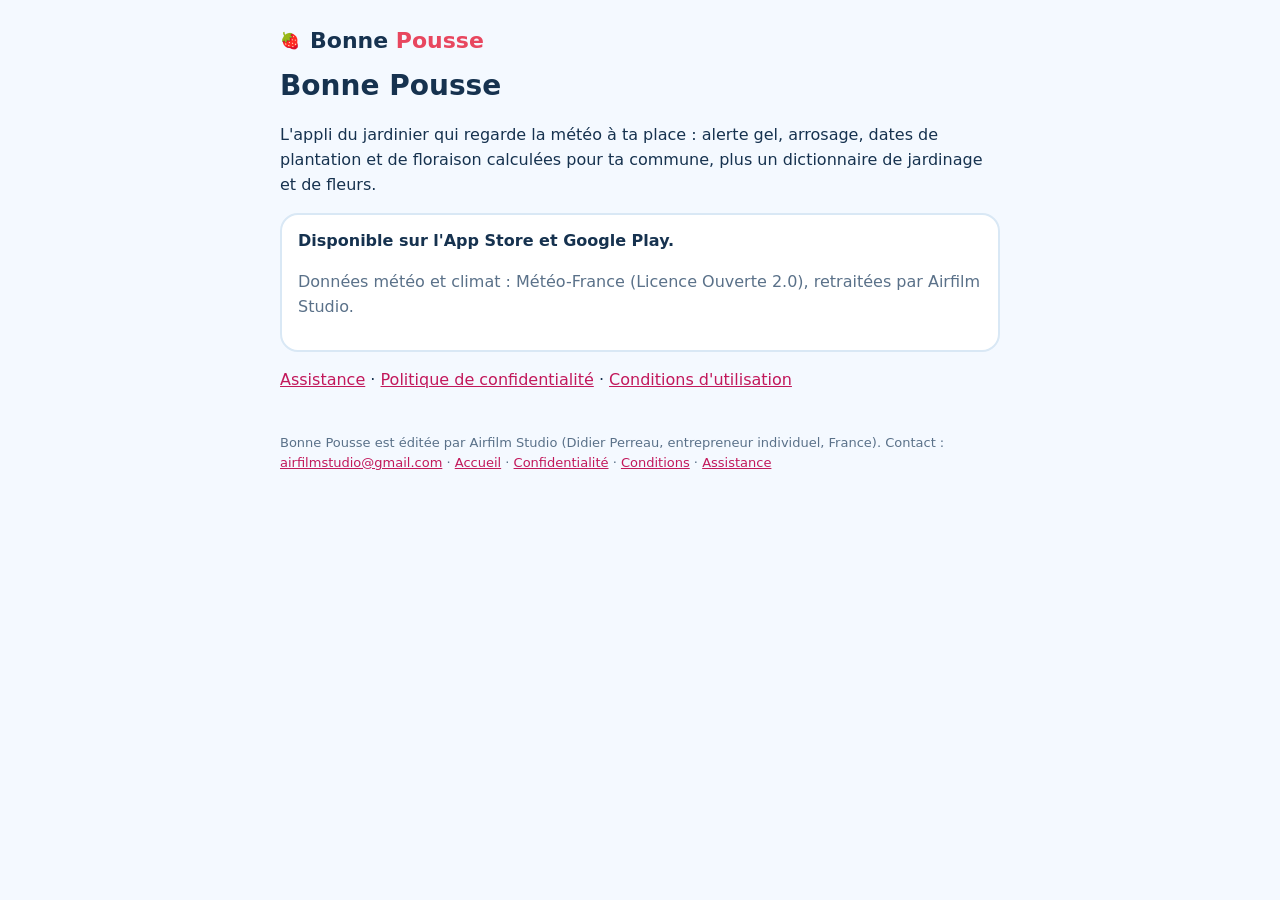
<file: index.html>
<!DOCTYPE html><html lang="fr"><head><meta charset="utf-8"><meta name="viewport" content="width=device-width,initial-scale=1"><title>Accueil · Bonne Pousse</title><link rel="stylesheet" href="style.css"></head><body><div class="top">🍓 <b>Bonne <span>Pousse</span></b></div><h1>Bonne Pousse</h1><p>L'appli du jardinier qui regarde la météo à ta place : alerte gel, arrosage, dates de plantation et de floraison calculées pour ta commune, plus un dictionnaire de jardinage et de fleurs.</p>
<div class="card"><b>Disponible sur l'App Store et Google Play.</b><p class="muted">Données météo et climat : Météo-France (Licence Ouverte 2.0), retraitées par Airfilm Studio.</p></div>
<p><a href="assistance.html">Assistance</a> · <a href="confidentialite.html">Politique de confidentialité</a> · <a href="conditions.html">Conditions d'utilisation</a></p><footer>Bonne Pousse est éditée par Airfilm Studio (Didier Perreau, entrepreneur individuel, France). Contact : <a href="mailto:airfilmstudio@gmail.com">airfilmstudio@gmail.com</a> · <a href="index.html">Accueil</a> · <a href="confidentialite.html">Confidentialité</a> · <a href="conditions.html">Conditions</a> · <a href="assistance.html">Assistance</a></footer></body></html>
</file>
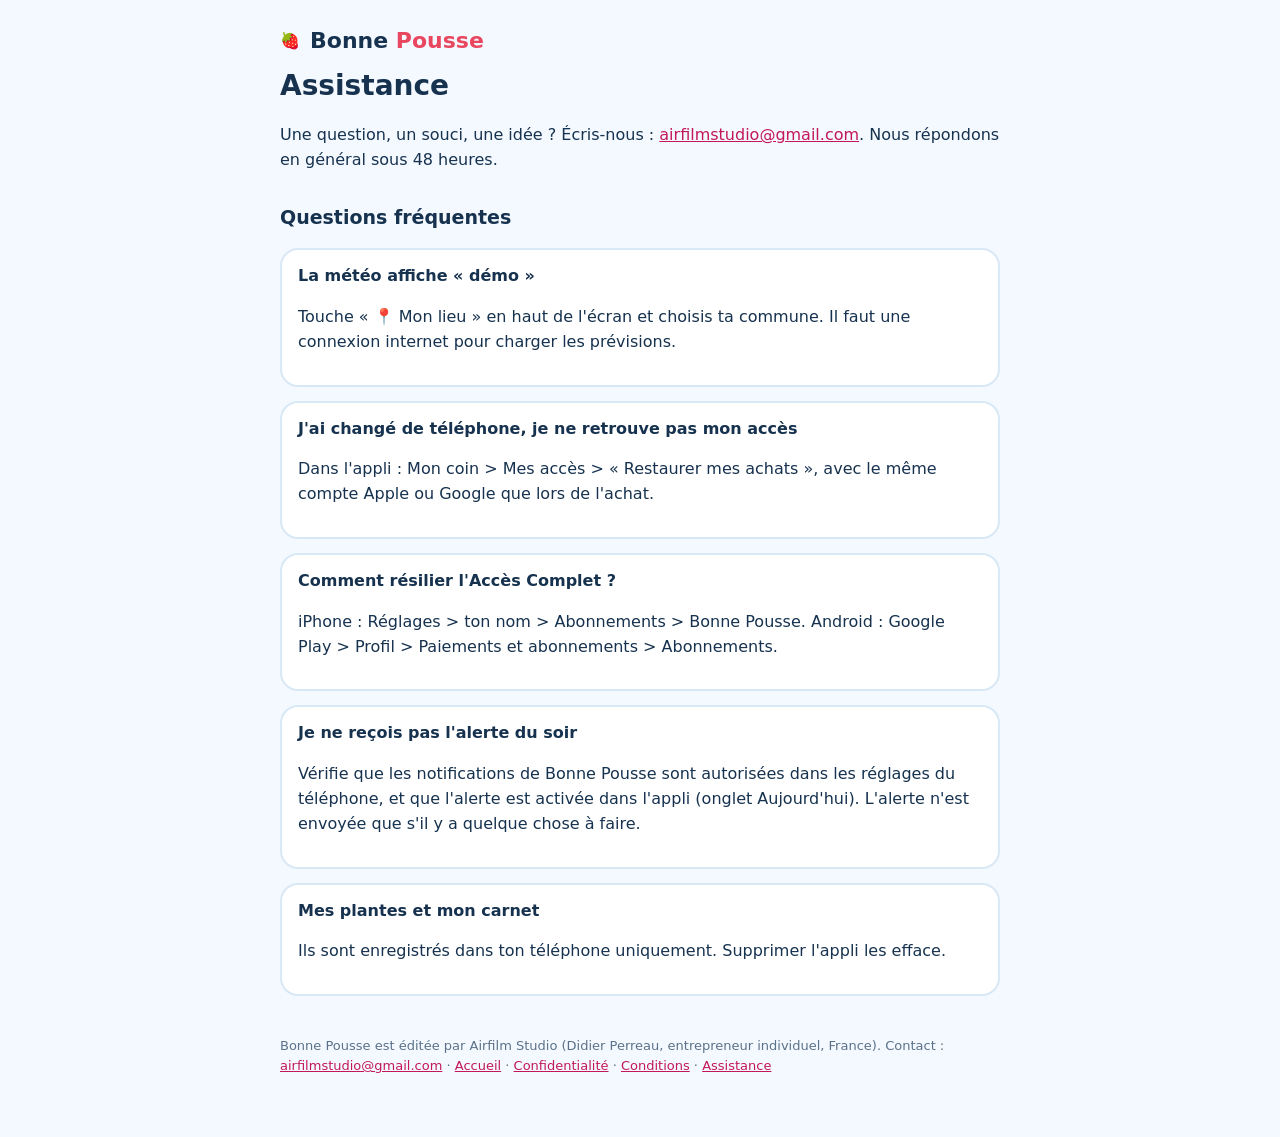
<file: assistance.html>
<!DOCTYPE html><html lang="fr"><head><meta charset="utf-8"><meta name="viewport" content="width=device-width,initial-scale=1"><title>Assistance · Bonne Pousse</title><link rel="stylesheet" href="style.css"></head><body><div class="top">🍓 <b>Bonne <span>Pousse</span></b></div><h1>Assistance</h1><p>Une question, un souci, une idée ? Écris-nous : <a href="mailto:airfilmstudio@gmail.com?subject=Bonne%20Pousse">airfilmstudio@gmail.com</a>. Nous répondons en général sous 48 heures.</p>
<h2>Questions fréquentes</h2>
<div class="card"><b>La météo affiche « démo »</b><p>Touche « 📍 Mon lieu » en haut de l'écran et choisis ta commune. Il faut une connexion internet pour charger les prévisions.</p></div>
<div class="card"><b>J'ai changé de téléphone, je ne retrouve pas mon accès</b><p>Dans l'appli : Mon coin > Mes accès > « Restaurer mes achats », avec le même compte Apple ou Google que lors de l'achat.</p></div>
<div class="card"><b>Comment résilier l'Accès Complet ?</b><p>iPhone : Réglages > ton nom > Abonnements > Bonne Pousse. Android : Google Play > Profil > Paiements et abonnements > Abonnements.</p></div>
<div class="card"><b>Je ne reçois pas l'alerte du soir</b><p>Vérifie que les notifications de Bonne Pousse sont autorisées dans les réglages du téléphone, et que l'alerte est activée dans l'appli (onglet Aujourd'hui). L'alerte n'est envoyée que s'il y a quelque chose à faire.</p></div>
<div class="card"><b>Mes plantes et mon carnet</b><p>Ils sont enregistrés dans ton téléphone uniquement. Supprimer l'appli les efface.</p></div><footer>Bonne Pousse est éditée par Airfilm Studio (Didier Perreau, entrepreneur individuel, France). Contact : <a href="mailto:airfilmstudio@gmail.com">airfilmstudio@gmail.com</a> · <a href="index.html">Accueil</a> · <a href="confidentialite.html">Confidentialité</a> · <a href="conditions.html">Conditions</a> · <a href="assistance.html">Assistance</a></footer></body></html>
</file>
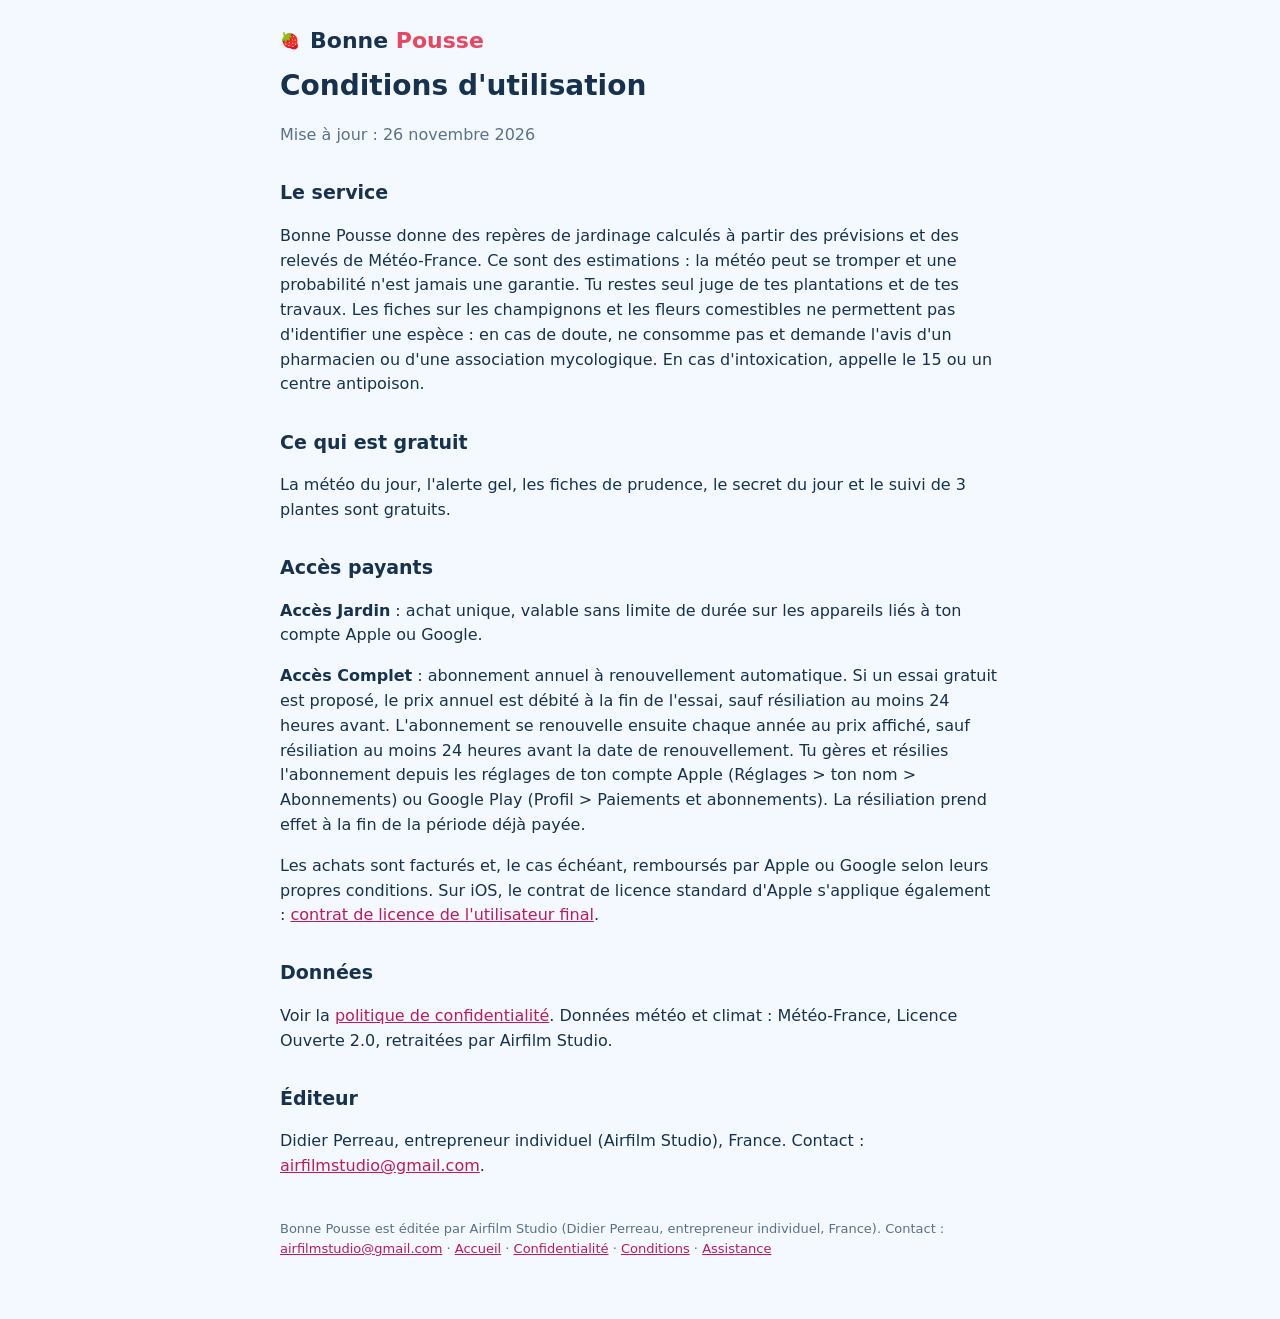
<file: conditions.html>
<!DOCTYPE html><html lang="fr"><head><meta charset="utf-8"><meta name="viewport" content="width=device-width,initial-scale=1"><title>Conditions · Bonne Pousse</title><link rel="stylesheet" href="style.css"></head><body><div class="top">🍓 <b>Bonne <span>Pousse</span></b></div><h1>Conditions d'utilisation</h1><p class="muted">Mise à jour : 26 novembre 2026</p>
<h2>Le service</h2><p>Bonne Pousse donne des repères de jardinage calculés à partir des prévisions et des relevés de Météo-France. Ce sont des estimations : la météo peut se tromper et une probabilité n'est jamais une garantie. Tu restes seul juge de tes plantations et de tes travaux. Les fiches sur les champignons et les fleurs comestibles ne permettent pas d'identifier une espèce : en cas de doute, ne consomme pas et demande l'avis d'un pharmacien ou d'une association mycologique. En cas d'intoxication, appelle le 15 ou un centre antipoison.</p>
<h2>Ce qui est gratuit</h2><p>La météo du jour, l'alerte gel, les fiches de prudence, le secret du jour et le suivi de 3 plantes sont gratuits.</p>
<h2>Accès payants</h2><p><b>Accès Jardin</b> : achat unique, valable sans limite de durée sur les appareils liés à ton compte Apple ou Google.</p>
<p><b>Accès Complet</b> : abonnement annuel à renouvellement automatique. Si un essai gratuit est proposé, le prix annuel est débité à la fin de l'essai, sauf résiliation au moins 24 heures avant. L'abonnement se renouvelle ensuite chaque année au prix affiché, sauf résiliation au moins 24 heures avant la date de renouvellement. Tu gères et résilies l'abonnement depuis les réglages de ton compte Apple (Réglages > ton nom > Abonnements) ou Google Play (Profil > Paiements et abonnements). La résiliation prend effet à la fin de la période déjà payée.</p>
<p>Les achats sont facturés et, le cas échéant, remboursés par Apple ou Google selon leurs propres conditions. Sur iOS, le contrat de licence standard d'Apple s'applique également : <a href="https://www.apple.com/legal/internet-services/itunes/dev/stdeula/">contrat de licence de l'utilisateur final</a>.</p>
<h2>Données</h2><p>Voir la <a href="confidentialite.html">politique de confidentialité</a>. Données météo et climat : Météo-France, Licence Ouverte 2.0, retraitées par Airfilm Studio.</p>
<h2>Éditeur</h2><p>Didier Perreau, entrepreneur individuel (Airfilm Studio), France. Contact : <a href="mailto:airfilmstudio@gmail.com">airfilmstudio@gmail.com</a>.</p><footer>Bonne Pousse est éditée par Airfilm Studio (Didier Perreau, entrepreneur individuel, France). Contact : <a href="mailto:airfilmstudio@gmail.com">airfilmstudio@gmail.com</a> · <a href="index.html">Accueil</a> · <a href="confidentialite.html">Confidentialité</a> · <a href="conditions.html">Conditions</a> · <a href="assistance.html">Assistance</a></footer></body></html>
</file>
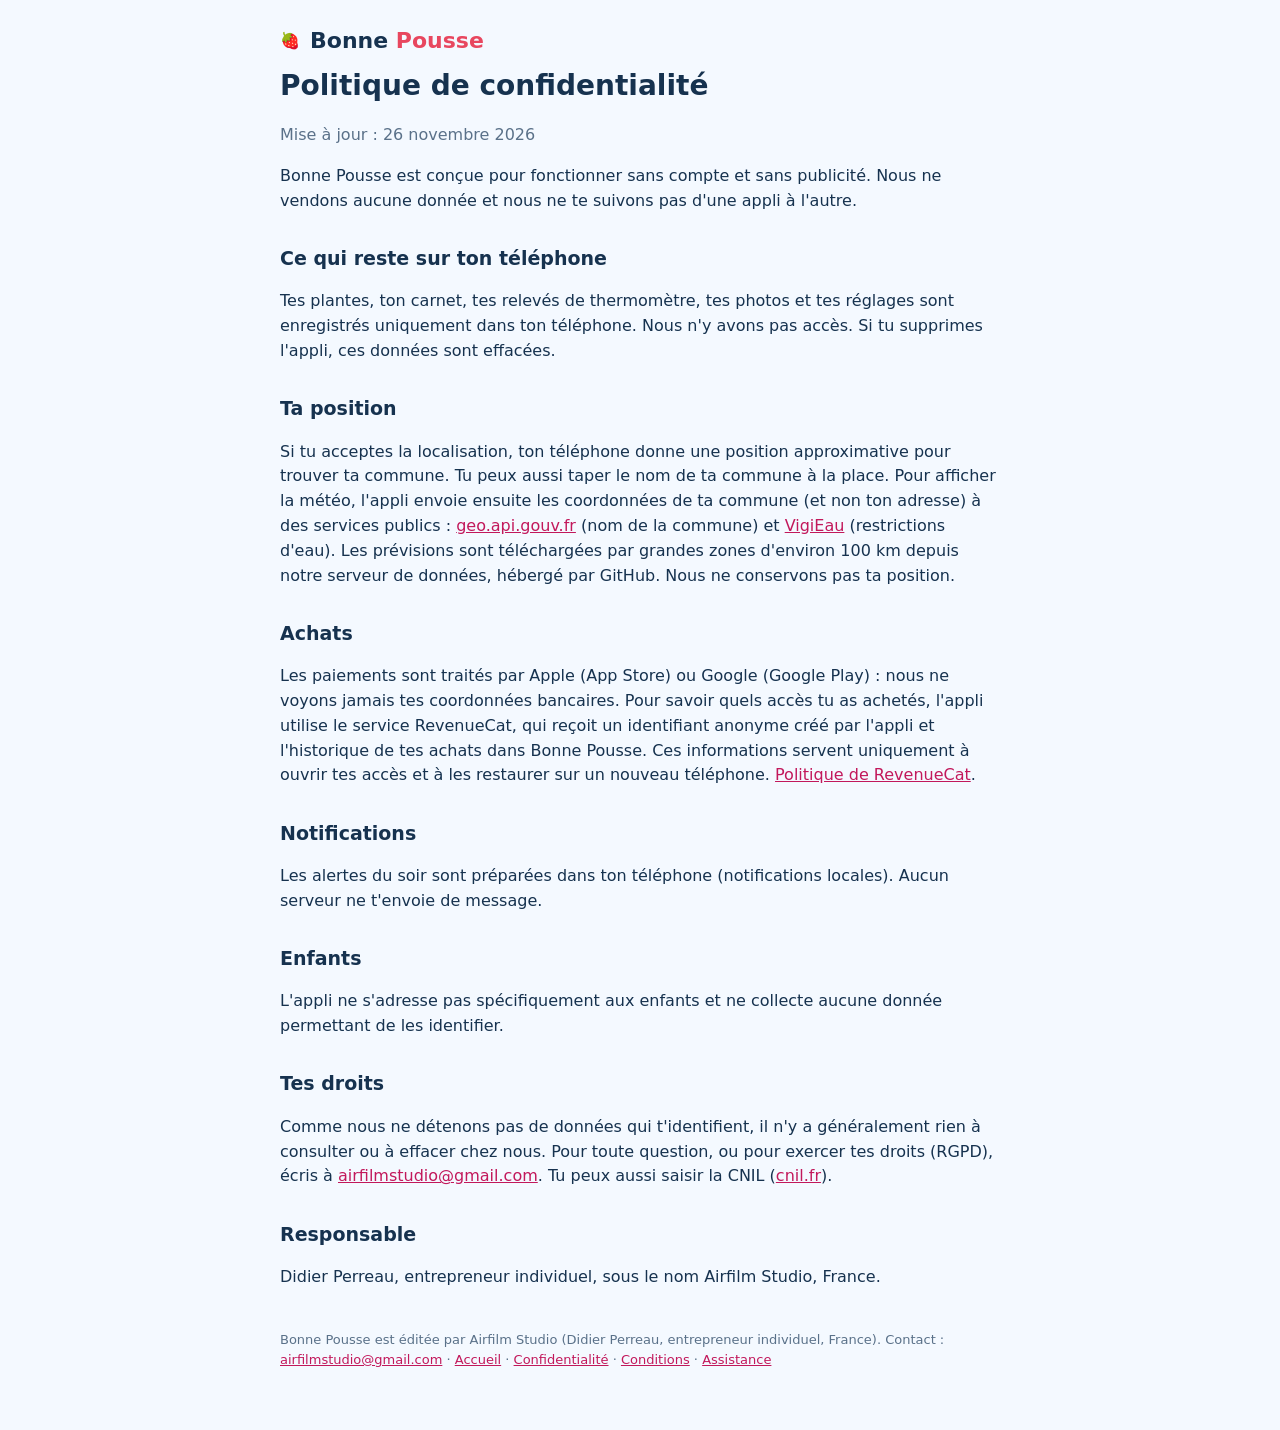
<file: confidentialite.html>
<!DOCTYPE html><html lang="fr"><head><meta charset="utf-8"><meta name="viewport" content="width=device-width,initial-scale=1"><title>Confidentialité · Bonne Pousse</title><link rel="stylesheet" href="style.css"></head><body><div class="top">🍓 <b>Bonne <span>Pousse</span></b></div><h1>Politique de confidentialité</h1><p class="muted">Mise à jour : 26 novembre 2026</p>
<p>Bonne Pousse est conçue pour fonctionner sans compte et sans publicité. Nous ne vendons aucune donnée et nous ne te suivons pas d'une appli à l'autre.</p>
<h2>Ce qui reste sur ton téléphone</h2><p>Tes plantes, ton carnet, tes relevés de thermomètre, tes photos et tes réglages sont enregistrés uniquement dans ton téléphone. Nous n'y avons pas accès. Si tu supprimes l'appli, ces données sont effacées.</p>
<h2>Ta position</h2><p>Si tu acceptes la localisation, ton téléphone donne une position approximative pour trouver ta commune. Tu peux aussi taper le nom de ta commune à la place. Pour afficher la météo, l'appli envoie ensuite les coordonnées de ta commune (et non ton adresse) à des services publics : <a href="https://geo.api.gouv.fr">geo.api.gouv.fr</a> (nom de la commune) et <a href="https://vigieau.gouv.fr">VigiEau</a> (restrictions d'eau). Les prévisions sont téléchargées par grandes zones d'environ 100 km depuis notre serveur de données, hébergé par GitHub. Nous ne conservons pas ta position.</p>
<h2>Achats</h2><p>Les paiements sont traités par Apple (App Store) ou Google (Google Play) : nous ne voyons jamais tes coordonnées bancaires. Pour savoir quels accès tu as achetés, l'appli utilise le service RevenueCat, qui reçoit un identifiant anonyme créé par l'appli et l'historique de tes achats dans Bonne Pousse. Ces informations servent uniquement à ouvrir tes accès et à les restaurer sur un nouveau téléphone. <a href="https://www.revenuecat.com/privacy">Politique de RevenueCat</a>.</p>
<h2>Notifications</h2><p>Les alertes du soir sont préparées dans ton téléphone (notifications locales). Aucun serveur ne t'envoie de message.</p>
<h2>Enfants</h2><p>L'appli ne s'adresse pas spécifiquement aux enfants et ne collecte aucune donnée permettant de les identifier.</p>
<h2>Tes droits</h2><p>Comme nous ne détenons pas de données qui t'identifient, il n'y a généralement rien à consulter ou à effacer chez nous. Pour toute question, ou pour exercer tes droits (RGPD), écris à <a href="mailto:airfilmstudio@gmail.com">airfilmstudio@gmail.com</a>. Tu peux aussi saisir la CNIL (<a href="https://www.cnil.fr">cnil.fr</a>).</p>
<h2>Responsable</h2><p>Didier Perreau, entrepreneur individuel, sous le nom Airfilm Studio, France.</p><footer>Bonne Pousse est éditée par Airfilm Studio (Didier Perreau, entrepreneur individuel, France). Contact : <a href="mailto:airfilmstudio@gmail.com">airfilmstudio@gmail.com</a> · <a href="index.html">Accueil</a> · <a href="confidentialite.html">Confidentialité</a> · <a href="conditions.html">Conditions</a> · <a href="assistance.html">Assistance</a></footer></body></html>
</file>
<file: style.css>
body{font-family:-apple-system,system-ui,Segoe UI,Roboto,sans-serif;max-width:720px;margin:0 auto;padding:24px 18px 60px;color:#16324F;background:#F4F9FF;line-height:1.55}
h1{font-size:28px;margin:.2em 0}h2{font-size:19px;margin-top:1.6em}a{color:#C2185B}
.top{display:flex;gap:10px;align-items:center}.top b{font-size:22px}.top b span{color:#E8475F}
.card{background:#fff;border:2px solid #D9E8F5;border-radius:18px;padding:14px 16px;margin:14px 0}
small,.muted{color:#5A7189}footer{margin-top:40px;font-size:13px;color:#5A7189}
</file>
